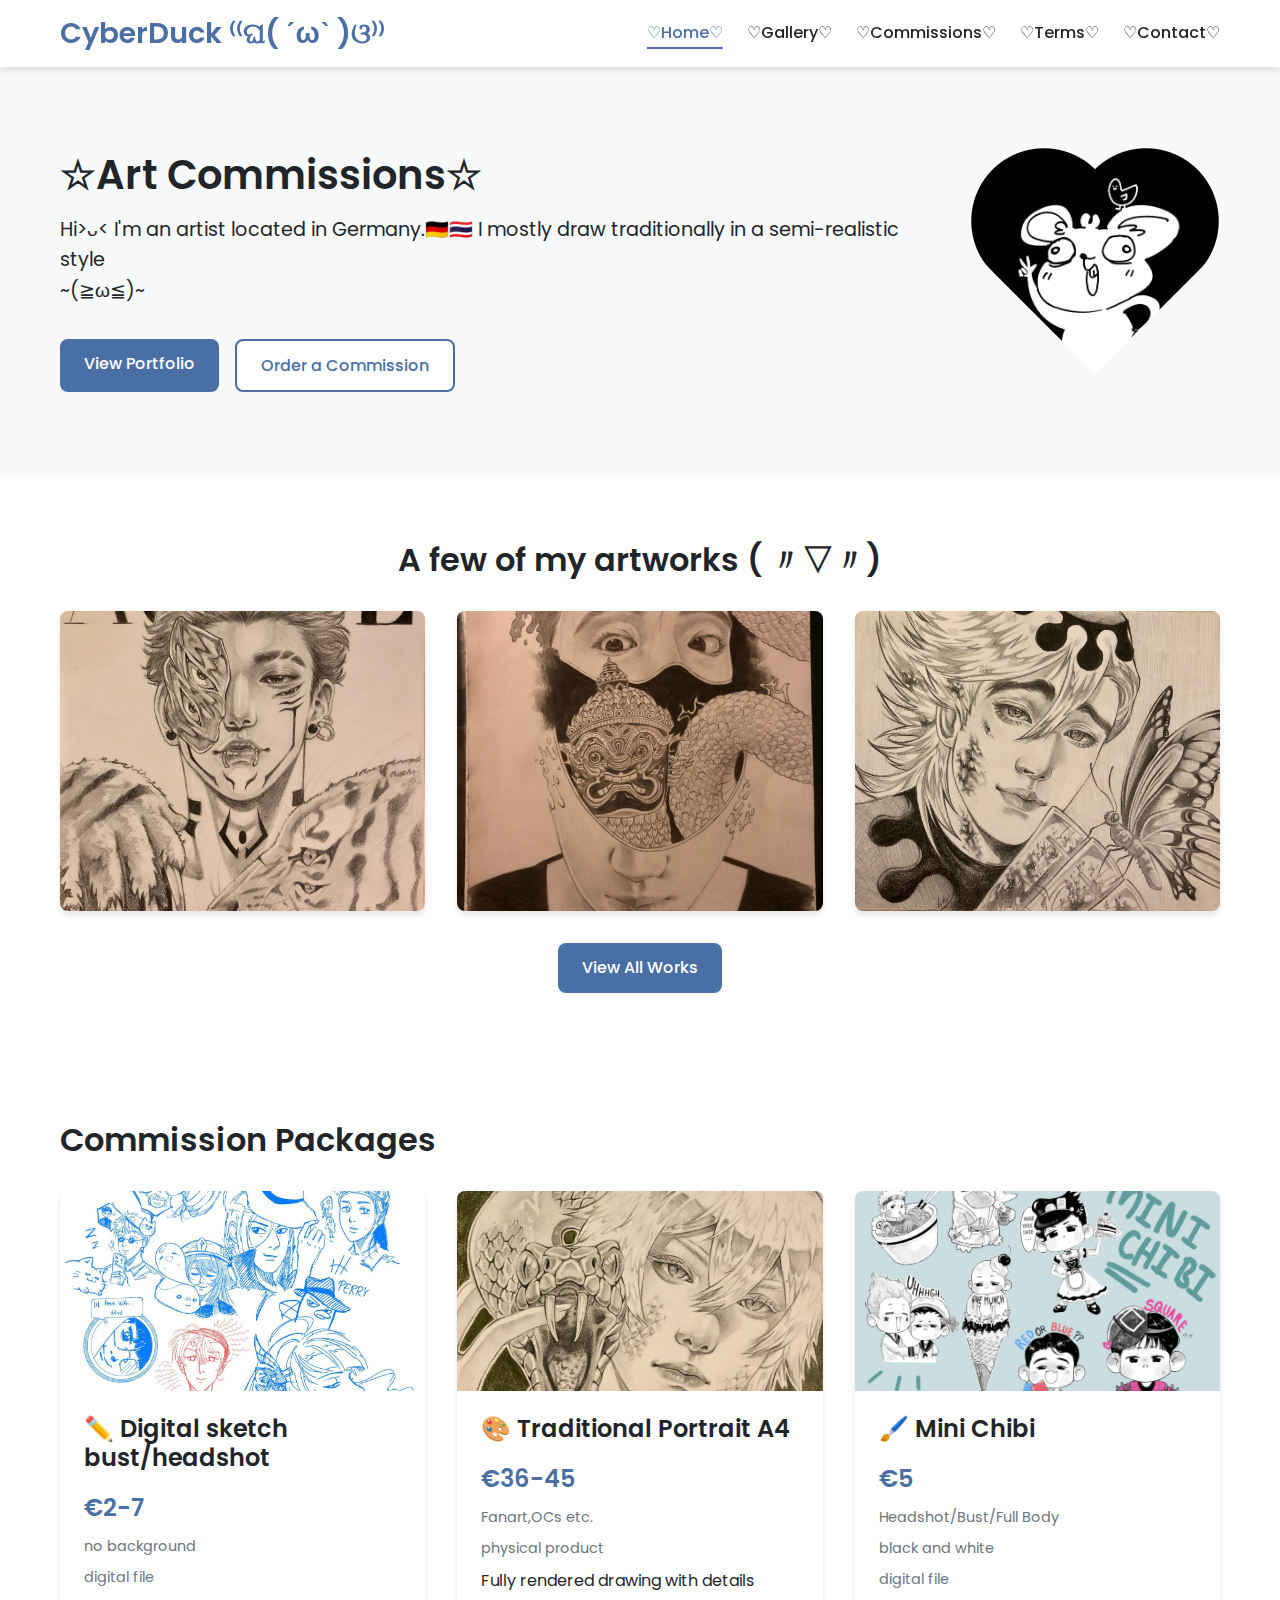
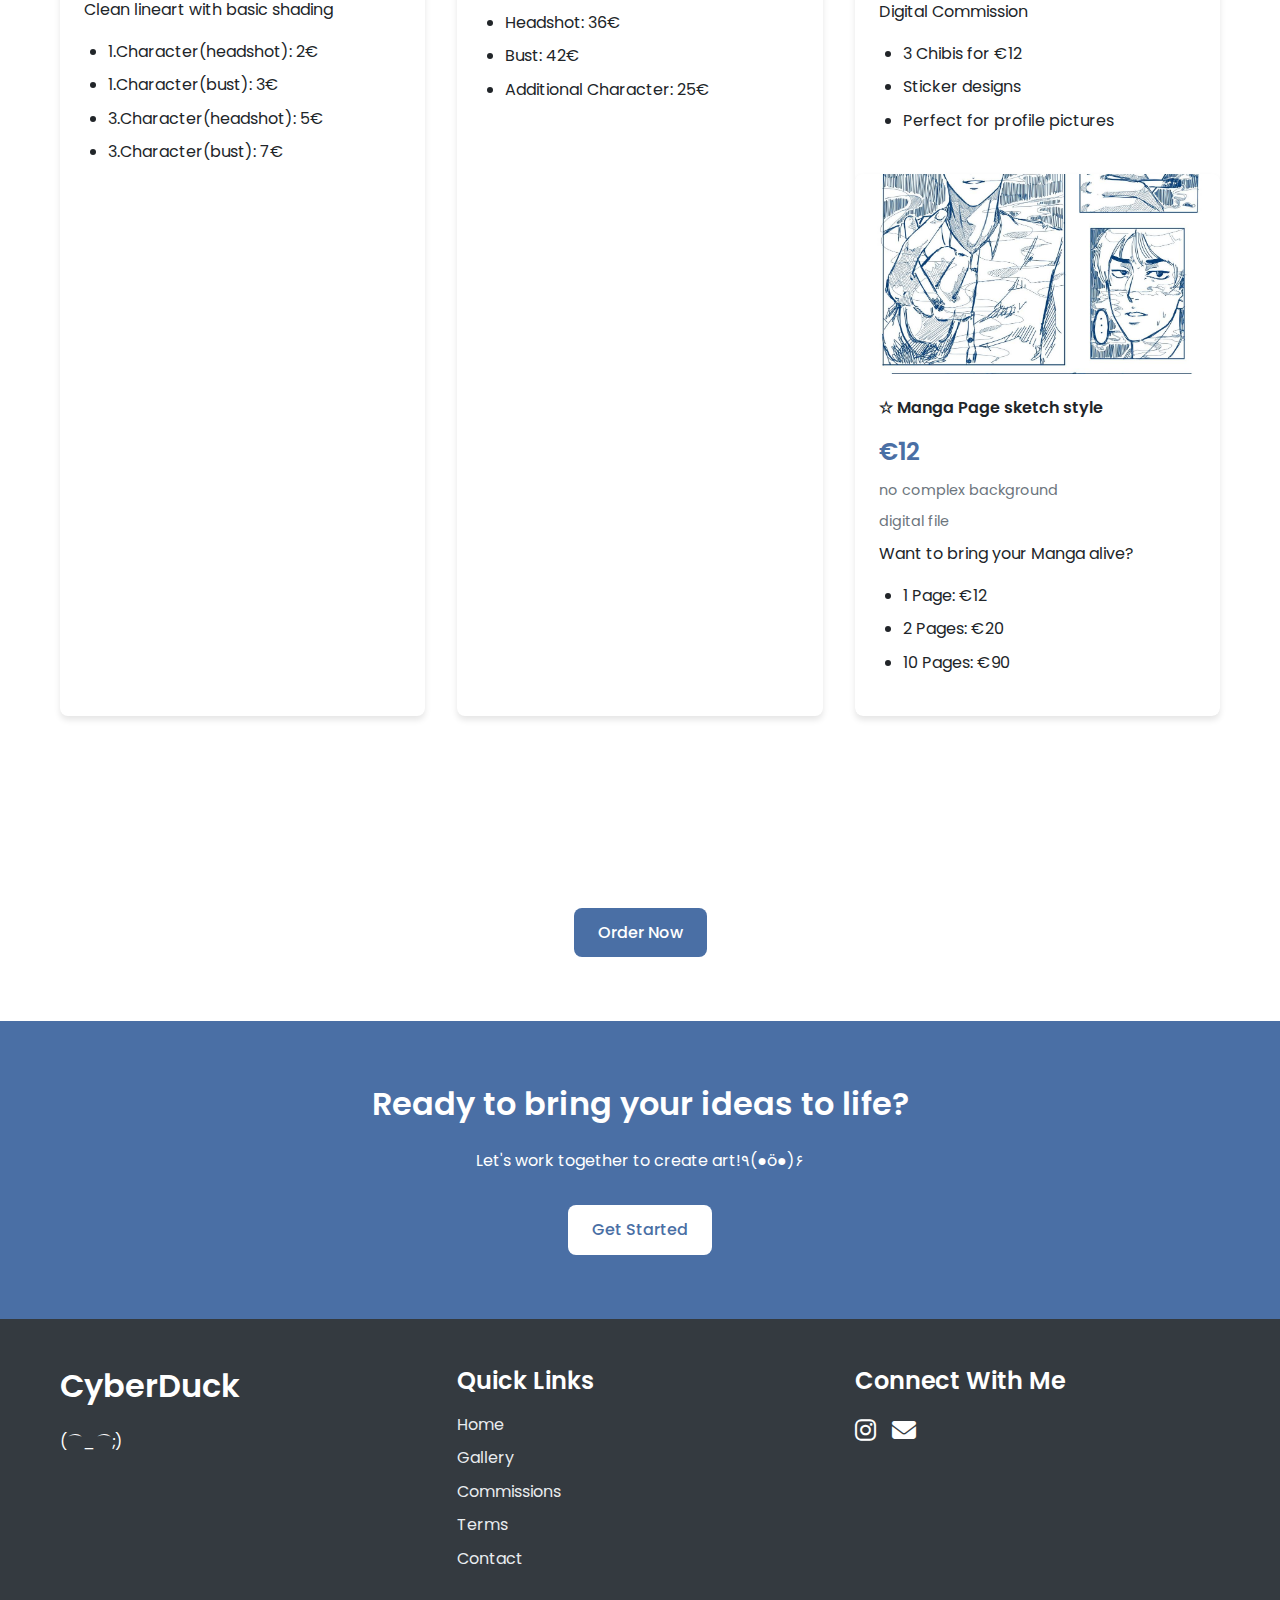
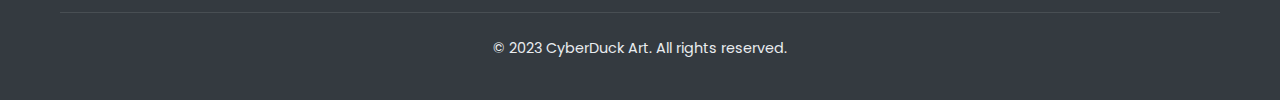
<file: index.html>
<!DOCTYPE html>
<html lang="en">
<head>
    <meta charset="UTF-8">
    <meta name="viewport" content="width=device-width, initial-scale=1.0">
    <title>CyberDuck Art Commissions</title>
    <link rel="stylesheet" href="styles.css">
    <link href="https://fonts.googleapis.com/css2?family=Poppins:wght@300;400;500;600;700&display=swap" rel="stylesheet">
    <link rel="stylesheet" href="https://cdnjs.cloudflare.com/ajax/libs/font-awesome/6.4.0/css/all.min.css">
    <!-- Google Analytics -->
    <script async src="https://www.googletagmanager.com/gtag/js?id=G-XXXXXXXXXX"></script>
    <script>
        window.dataLayer = window.dataLayer || [];
        function gtag(){dataLayer.push(arguments);}
        gtag('js', new Date());
        gtag('config', 'G-XXXXXXXXXX'); // Replace with your actual Google Analytics ID
    </script>
</head>
<body>
    <!-- Header -->
    <header>
        <div class="container">
            <div class="logo">
                <h1>CyberDuck ⁽⁽ଘ( ˊωˋ )ଓ⁾⁾</h1>
            </div>
            <nav>
                <ul class="nav-links">
                    <li><a href="index.html" class="active">♡Home♡</a></li>
                    <li><a href="gallery.html">♡Gallery♡</a></li>
                    <li><a href="commissions.html">♡Commissions♡</a></li>
                    <li><a href="terms.html">♡Terms♡</a></li>
                    <li><a href="contact.html">♡Contact♡</a></li>
                </ul>
                <div class="hamburger">
                    <span></span>
                    <span></span>
                    <span></span>
                </div>
            </nav>
        </div>
    </header>

    <!-- Hero Section -->
    <section class="hero">
        <div class="container">
            <div class="hero-content">
                <h2>☆Art Commissions☆</h2>
                <p class="bio">Hi>ᴗ< I'm an artist located in Germany.🇩🇪🇹🇭 I mostly draw traditionally in a semi-realistic style <br>~(≧ω≦)~<br /></p>

                <div class="cta-buttons">
                    <a href="gallery.html" class="btn primary">View Portfolio</a>
                    <a href="commissions.html" class="btn secondary">Order a Commission</a>
                </div>
            </div>



            <div class="heart">
                <img src="img/p8.jpg" alt="Here's some of my art!^^">
            </div>
        </div>
    </section>

    <!-- Featured Works Section -->
    <section class="featured-works">
        <div class="container">
            <h2>A few of my artworks ( 〃▽〃)</h2>
            <div class="gallery-grid">
                <div class="gallery-item" data-category="full-color">
                    <img src="img/p1.jpg" alt="Full Color Artwork">
                    <div class="gallery-overlay">
                        <h3>Traditional A4 Fanart</h3>
                        <p>Sukuna from JJK</p>
                    </div>
                </div>
                <div class="gallery-item" data-category="sketch">
                    <img src="img/p9.jpg" alt="Sketch Artwork">
                    <div class="gallery-overlay">
                        <h3>Traditional A4 drawing</h3>
                        <p>OC</p>
                    </div>
                </div>
                <div class="gallery-item" data-category="chibi">
                    <img src="img/p2.jpg" alt="Chibi Artwork">
                    <div class="gallery-overlay">
                        <h3>Traditional A4 Fanart</h3>
                        <p>Doma from Demon Slayer</p>
                    </div>
                </div>
            </div>
            <div class="center-btn">
                <a href="gallery.html" class="btn primary">View All Works</a>
            </div>
        </div>
    </section>

    <!-- Commission Preview Section -->
    <section>
        <div class="container">
            <h2>Commission Packages</h2>
            <div class="tiers-grid">
                <div class="tier-card">
                    <div class="tier-image">
                        <img src="img/p5.jpg" alt="Sketch Commission">
                    </div>
                    <div class="tier-details">
                        <h3>✏️ Digital sketch bust/headshot</h3>
                        <p class="price">€2-7</p>
                        <p class="availability">no background</p>
                        <p class="timeframe">digital file</p>
                        <p>Clean lineart with basic shading</p>
                        <ul class="tier-features">

                            <li>1.Character(headshot): 2€</li>

                            <li>1.Character(bust): 3€</li>

                            <li>3.Character(headshot): 5€</li>

                            <li>3.Character(bust): 7€</li>
                        </ul>
                    </div>
                </div>

                <div class="tier-card">
                    <div class="tier-image">
                        <img src="img/p7.jpg" alt="Full Color Commission">
                    </div>
                    <div class="tier-details">
                        <h3>🎨 Traditional Portrait A4</h3>
                        <p class="price">€36-45</p>
                        <p class="availability">Fanart,OCs etc.</p>
                        <p class="timeframe">physical product</p>
                        <p>Fully rendered drawing with details</p>
                        <ul class="tier-features">
                            <li>Headshot: 36€</li>
                            <li>Bust: 42€</li>
                            <li>Additional Character: 25€</li>
                        </ul>
                    </div>
                </div>

                <div class="tier-card">
                    <div class="tier-image">
                        <img src="img/p4.jpg" alt="Chibi Commission">
                    </div>
                    <div class="tier-details">
                        <h3>🖌️ Mini Chibi</h3>
                        <p class="price">€5</p>
                        <p class="availability">Headshot/Bust/Full Body</p>
                        <p class="timeframe">black and white</p>
                        <p class="timeframe">digital file</p>
                        <p>Digital Commission</p>
                        <ul class="tier-features">
                            <li>3 Chibis for €12</li>
                            <li>Sticker designs</li>
                            <li>Perfect for profile pictures</li>
                        </ul>
                    </div>


                    <div class="tier-card">
                        <div class="tier-image">
                            <img src="img/p6.jpg" alt="Chibi Commission">
                        </div>
                        <div class="tier-details">
                            <h4>☆ Manga Page sketch style</h4>
                            <p class="price">€12</p>
                            <p class="availability">no complex background</p>
                            <p class="timeframe">digital file</p>
                            <p>Want to bring your Manga alive?</p>
                            <ul class="tier-features">
                                <li>1 Page: €12</li>
                                <li>2 Pages: €20</li>
                                <li>10 Pages: €90</li>
                            </ul>
                        </div>
</div>
                    </div>
                </div>
        </div>
    </section>

    <section>
    <div class="center-btn">
        <a href="commissions.html" class="btn primary">Order Now</a>
    </div>
    </section>

    <!-- CTA Section -->
    <section class="cta-section">
        <div class="container">
            <h2>Ready to bring your ideas to life?</h2>
            <p>Let's work together to create art!٩(●ö●)۶ </p>
            <div class="center-btn">
                <a href="commissions.html" class="btn primary">Get Started</a>
            </div>
        </div>
    </section>

    <!-- Footer -->
    <footer>
        <div class="container">
            <div class="footer-content">
                <div class="footer-logo">
                    <h2>CyberDuck</h2>
                    <p>(⌒_⌒;)</p>
                </div>
                <div class="footer-links">
                    <h3>Quick Links</h3>
                    <ul>
                        <li><a href="index.html">Home</a></li>
                        <li><a href="gallery.html">Gallery</a></li>
                        <li><a href="commissions.html">Commissions</a></li>
                        <li><a href="terms.html">Terms</a></li>
                        <li><a href="contact.html">Contact</a></li>
                    </ul>
                </div>
                <div class="footer-social">
                    <h3>Connect With Me</h3>
                    <div class="social-icons">
                        <a href="https://instagram.com/cyber_duck51" target="_blank"><i class="fab fa-instagram"></i></a>
                       
                        <a href="mailto:cyberduck.art51@gmail.com"><i class="fas fa-envelope"></i></a>
                    </div>
                </div>
            </div>
            <div class="copyright">
                <p>&copy; 2023 CyberDuck Art. All rights reserved.</p>
            </div>
        </div>
    </footer>

    <script src="main.js"></script>
</body>
</html>
</file>
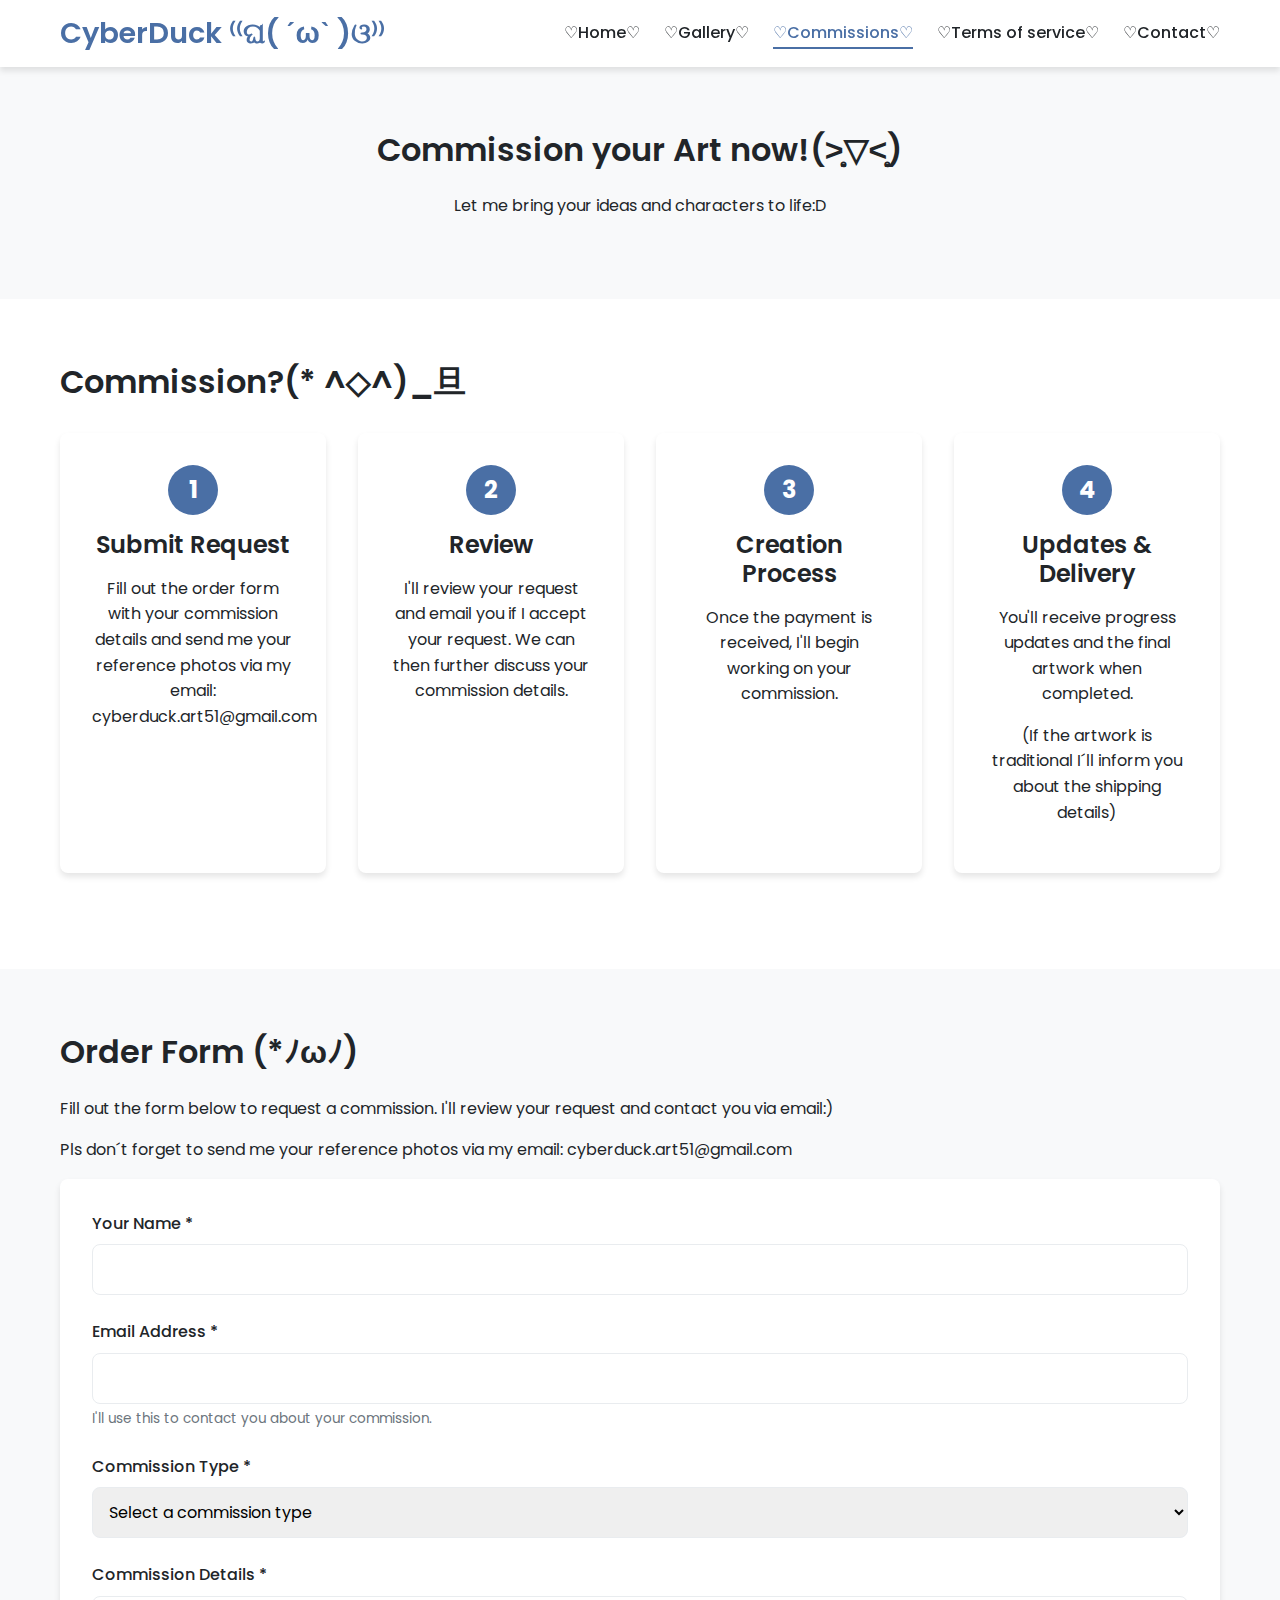
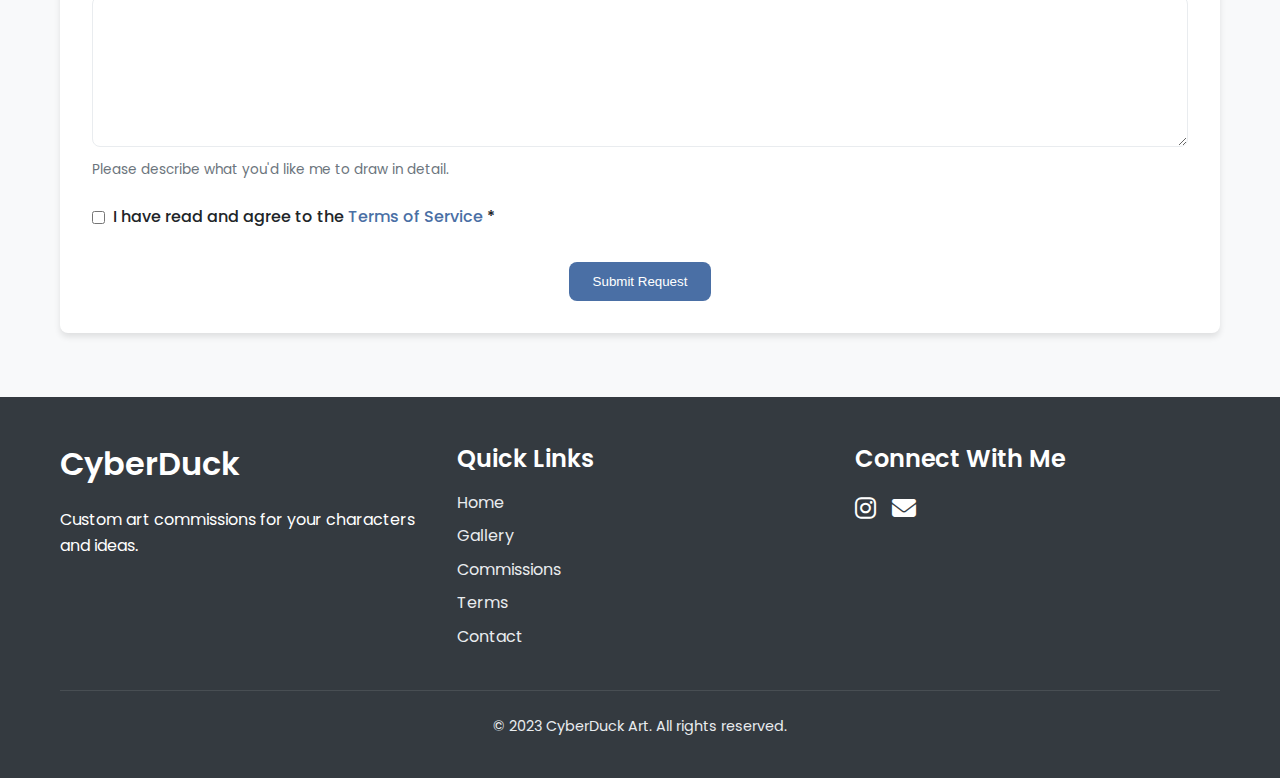
<file: commissions.html>
<!DOCTYPE html>
<html lang="en">
<head>
    <meta charset="UTF-8">
    <meta name="viewport" content="width=device-width, initial-scale=1.0">
    <title>Commissions | CyberDuck Art Commissions</title>
    <link rel="stylesheet" href="styles.css">
    <link href="https://fonts.googleapis.com/css2?family=Poppins:wght@300;400;500;600;700&display=swap" rel="stylesheet">
    <link rel="stylesheet" href="https://cdnjs.cloudflare.com/ajax/libs/font-awesome/6.4.0/css/all.min.css">
    <!-- Google Analytics -->
    <script async src="https://www.googletagmanager.com/gtag/js?id=G-XXXXXXXXXX"></script>
    <script>
        window.dataLayer = window.dataLayer || [];
        function gtag(){dataLayer.push(arguments);}
        gtag('js', new Date());
        gtag('config', 'G-XXXXXXXXXX'); // Replace with your actual Google Analytics ID
    </script>
</head>
<body>
    <!-- Header -->
    <header>
        <div class="container">
            <div class="logo">
                <h1>CyberDuck ⁽⁽ଘ( ˊωˋ )ଓ⁾⁾</h1>
            </div>
            <nav>
                <ul class="nav-links">
                    <li><a href="index.html">♡Home♡</a></li>
                    <li><a href="gallery.html">♡Gallery♡</a></li>
                    <li><a href="commissions.html" class="active">♡Commissions♡</a></li>
                    <li><a href="terms.html">♡Terms of service♡</a></li>
                    <li><a href="contact.html">♡Contact♡</a></li>
                </ul>
                <div class="hamburger">
                    <span></span>
                    <span></span>
                    <span></span>
                </div>
            </nav>
        </div>
    </header>

    <!-- Commission Header -->
    <section class="commission-header">
        <div class="container">
            <h2>Commission your Art now!(˃̣̣̥▽˂̣̣̥)</h2>
            <p>Let me bring your ideas and characters to life:D</p>
        </div>
    </section>

    <!-- Commission Process -->
    <section>
        <div class="container">
            <h2>Commission?(* ^◇^)_旦</h2>
            <div class="process-steps">
                <div class="step">
                    <div class="step-number">1</div>
                    <h3>Submit Request</h3>
                    <p>Fill out the order form with your commission details and send me your reference photos via my email: cyberduck.art51@gmail.com </p>
                </div>
                <div class="step">
                    <div class="step-number">2</div>
                    <h3>Review</h3>
                    <p>I'll review your request and email you if I accept your request. We can then further discuss your commission details.</p>
                </div>
                <div class="step">
                    <div class="step-number">3</div>
                    <h3>Creation Process</h3>
                    <p>Once the payment is received, I'll begin working on your commission.</p>
                </div>
                <div class="step">
                    <div class="step-number">4</div>
                    <h3>Updates & Delivery</h3>
                    <p>You'll receive progress updates and the final artwork when completed.</p>
                    <p>(If the artwork is traditional I´ll inform you about the shipping details)</p>
                </div>
            </div>
        </div>
    </section>


    <!-- Commission Form -->
    <section class="commission-form">
        <div class="container">
            <h2>Order Form (*ﾉωﾉ)</h2>
            <p>Fill out the form below to request a commission. I'll review your request and contact you via email:)</p>
            <p>Pls don´t forget to send me your reference photos via my email: cyberduck.art51@gmail.com </p>

            <form id="orderForm">
                <div class="form-group">
                    <label for="name">Your Name *</label>
                    <input type="text" id="name" name="name" required>
                </div>
                
                <div class="form-group">
                    <label for="email">Email Address *</label>
                    <input type="email" id="email" name="email" required>
                    <p class="form-hint">I'll use this to contact you about your commission.</p>
                </div>
                
                <div class="form-group">
                    <label for="commissionType">Commission Type *</label>
                    <select id="commissionType" name="commissionType" required>
                        <option value="">Select a commission type</option>
                        <option value="sketch">Manga page style(€12)</option>
                        <option value="sketch">Digital sketch bust/headshot (€2-7)</option>
                        <option value="full-color">Full Color (€36-45)</option>
                        <option value="chibi">Chibi Style (€5)</option>
                    </select>
                </div>
                
                <div class="form-group">
                    <label for="description">Commission Details *</label>
                    <textarea id="description" name="description" rows="5" required></textarea>
                    <p class="form-hint">Please describe what you'd like me to draw in detail.</p>
                </div>
                
                <div class="form-group checkbox-group">
                    <input type="checkbox" id="termsAgree" name="termsAgree" required>
                    <label for="termsAgree">I have read and agree to the <a href="terms.html" target="_blank">Terms of Service</a> *</label>
                </div>
                
                <div class="center-btn">
                    <button type="submit" class="btn primary">Submit Request</button>
                </div>
            </form>
            
            <!-- Success Message (Hidden by default) -->
            <div id="successMessage" style="display: none;" class="terms-card">
                <h3>Thank you for your request!ꈍ . ꈍ</h3>
                <p>I'll review your order and email you asap U・ﻌ・U</p>
            </div>
        </div>
    </section>

    <!-- Footer -->
    <footer>
        <div class="container">
            <div class="footer-content">
                <div class="footer-logo">
                    <h2>CyberDuck</h2>
                    <p>Custom art commissions for your characters and ideas.</p>
                </div>
                <div class="footer-links">
                    <h3>Quick Links</h3>
                    <ul>
                        <li><a href="index.html">Home</a></li>
                        <li><a href="gallery.html">Gallery</a></li>
                        <li><a href="commissions.html">Commissions</a></li>
                        <li><a href="terms.html">Terms</a></li>
                        <li><a href="contact.html">Contact</a></li>
                    </ul>
                </div>
                <div class="footer-social">
                    <h3>Connect With Me</h3>
                    <div class="social-icons">
                        <a href="https://instagram.com/cyber_duck51" target="_blank"><i class="fab fa-instagram"></i></a>
                        
                        <a href="mailto:cyberduck.art51@gmail.com"><i class="fas fa-envelope"></i></a>
                    </div>
                </div>
            </div>
            <div class="copyright">
                <p>&copy; 2023 CyberDuck Art. All rights reserved.</p>
            </div>
        </div>
    </footer>

    <script src="main.js"></script>
</body>
</html>
</file>
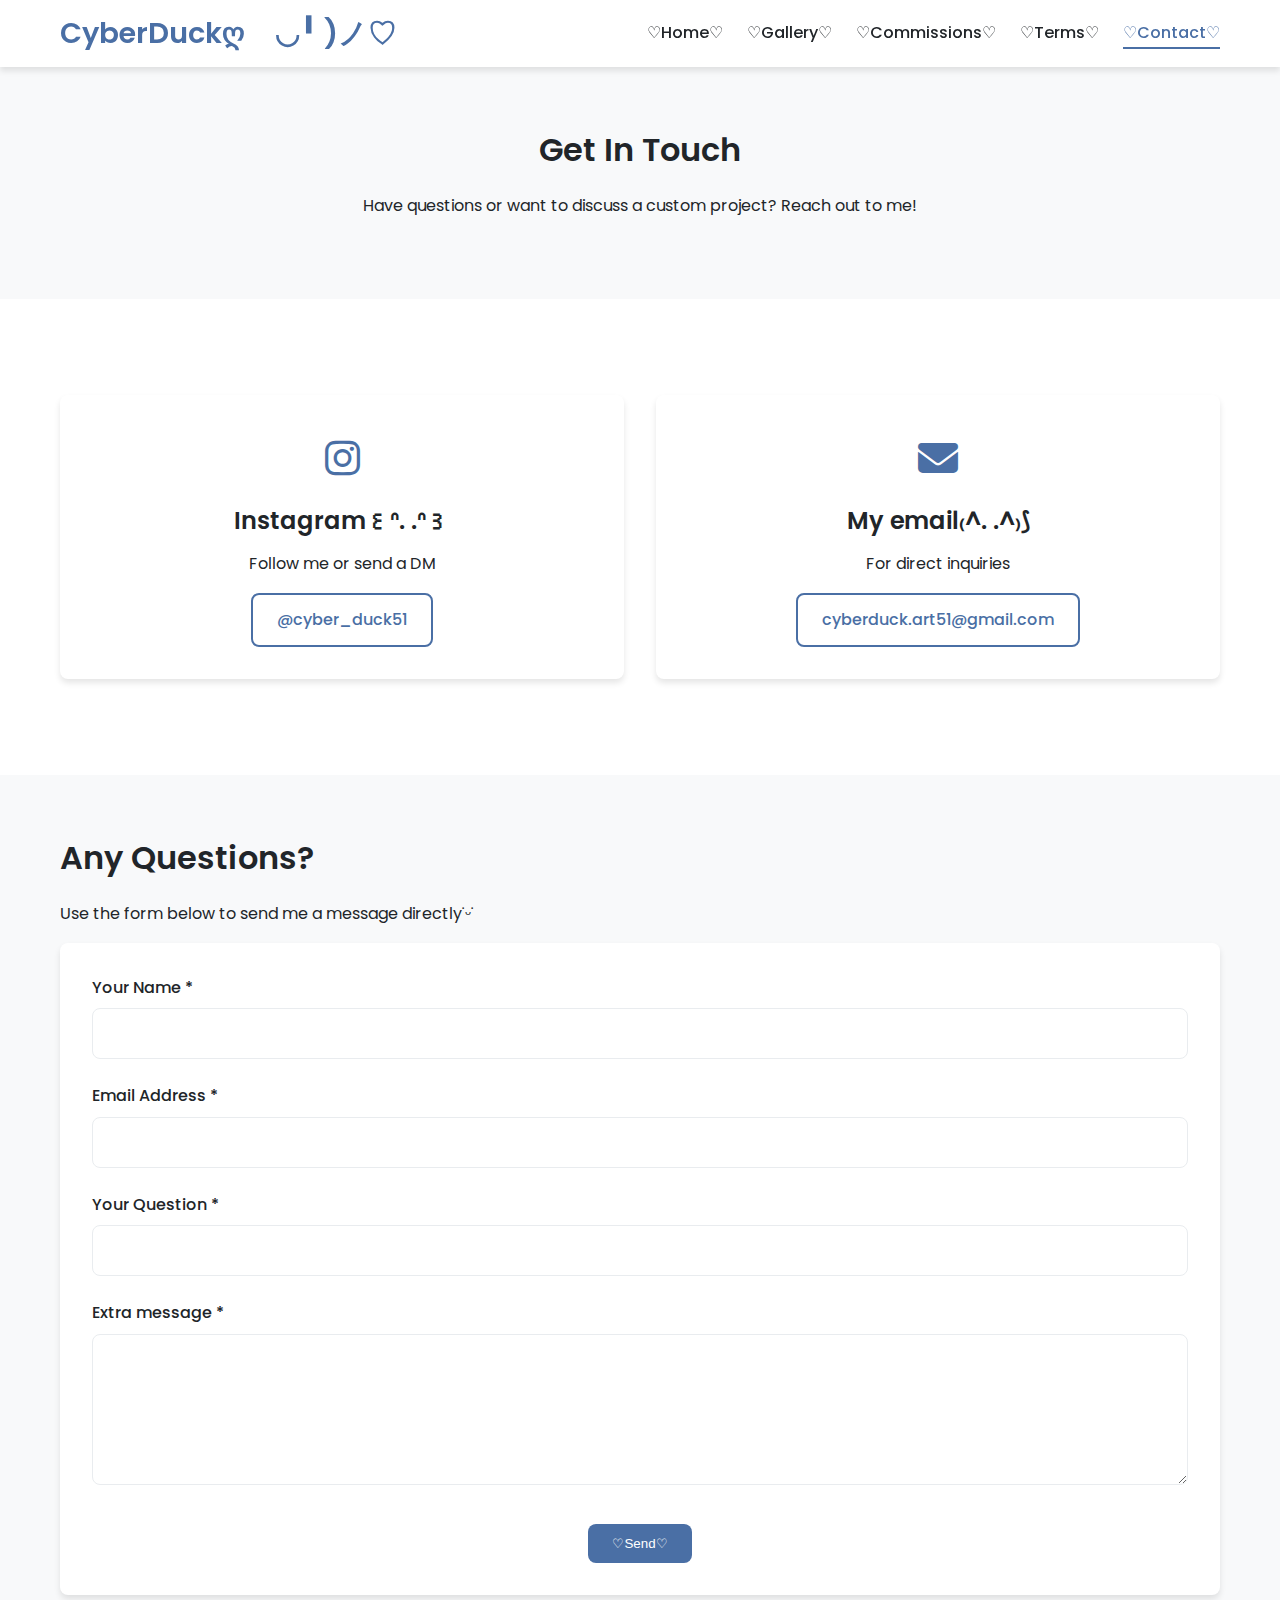
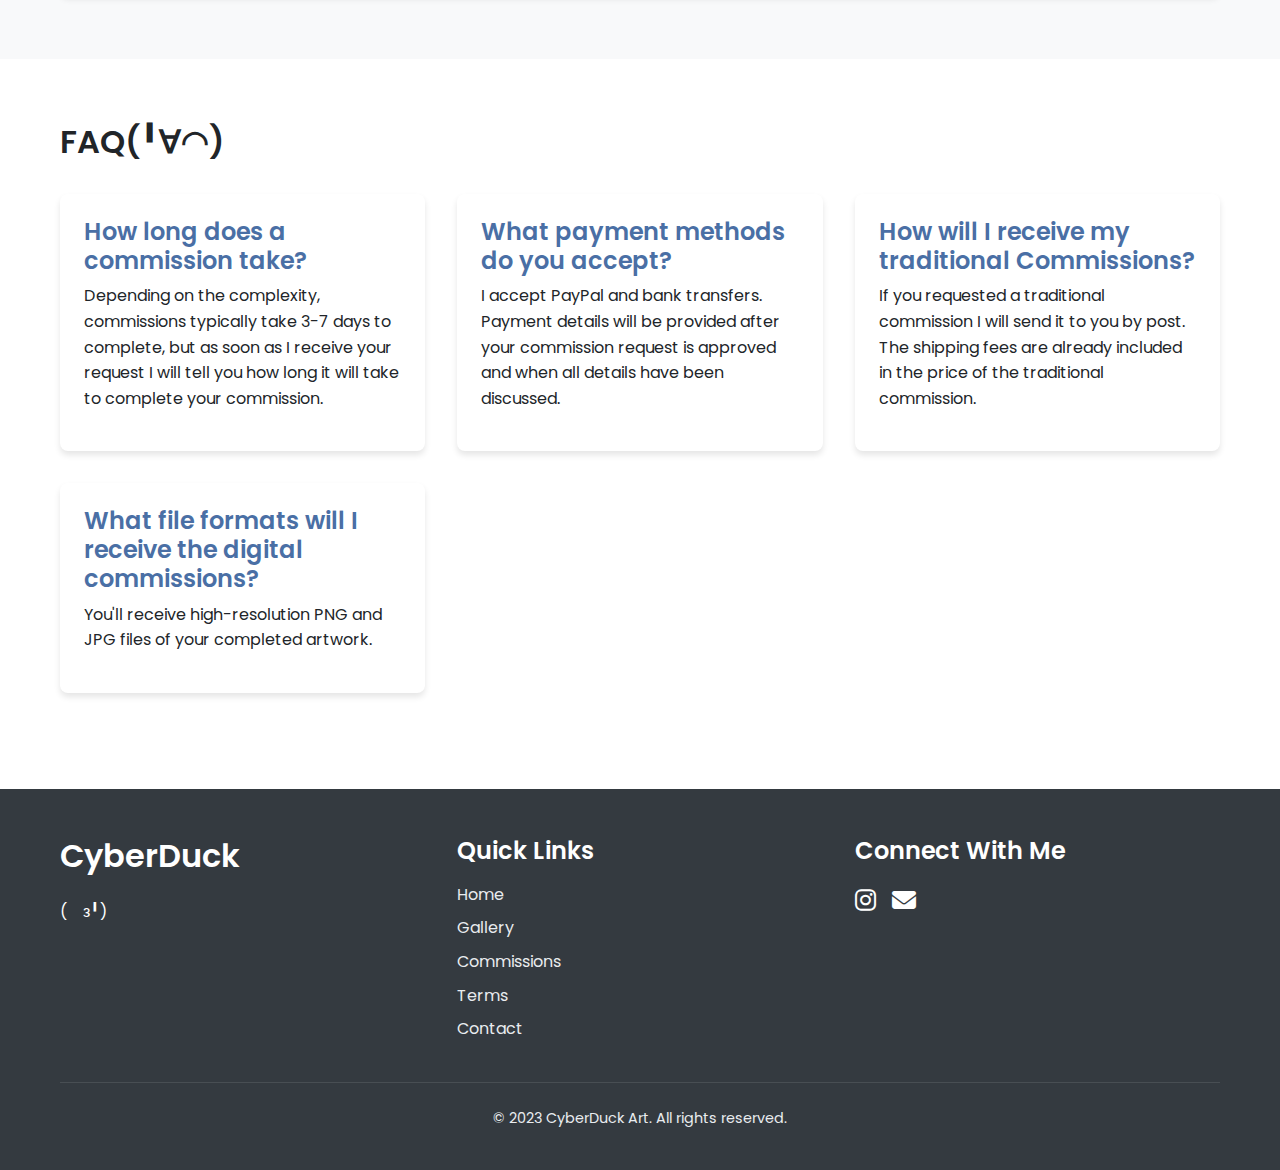
<file: contact.html>
<!DOCTYPE html>
<html lang="en">
<head>
    <meta charset="UTF-8">
    <meta name="viewport" content="width=device-width, initial-scale=1.0">
    <title>Contact | CyberDuck Art Commissions</title>
    <link rel="stylesheet" href="styles.css">
    <link href="https://fonts.googleapis.com/css2?family=Poppins:wght@300;400;500;600;700&display=swap" rel="stylesheet">
    <link rel="stylesheet" href="https://cdnjs.cloudflare.com/ajax/libs/font-awesome/6.4.0/css/all.min.css">
    <!-- Google Analytics -->
    <script async src="https://www.googletagmanager.com/gtag/js?id=G-XXXXXXXXXX"></script>
    <script>
        window.dataLayer = window.dataLayer || [];
        function gtag(){dataLayer.push(arguments);}
        gtag('js', new Date());
        gtag('config', 'G-XXXXXXXXXX'); // Replace with your actual Google Analytics ID
    </script>
</head>
<body>
    <!-- Header -->
    <header>
        <div class="container">
            <div class="logo">
                <h1>CyberDuckღゝ◡╹ )ノ♡</h1>
            </div>
            <nav>
                <ul class="nav-links">
                    <li><a href="index.html">♡Home♡</a></li>
                    <li><a href="gallery.html">♡Gallery♡</a></li>
                    <li><a href="commissions.html">♡Commissions♡</a></li>
                    <li><a href="terms.html">♡Terms♡</a></li>
                    <li><a href="contact.html" class="active">♡Contact♡</a></li>
                </ul>
                <div class="hamburger">
                    <span></span>
                    <span></span>
                    <span></span>
                </div>
            </nav>
        </div>
    </header>

    <!-- Contact Header -->
    <section class="contact-header">
        <div class="container">
            <h2>Get In Touch</h2>
            <p>Have questions or want to discuss a custom project? Reach out to me!</p>
        </div>
    </section>

    <!-- Contact Methods -->
    <section>
        <div class="container">
            <div class="contact-grid">
                <div class="contact-card">
                    <div class="contact-icon">
                        <i class="fab fa-instagram"></i>
                    </div>
                    <h3>Instagram꒰ᐢ. .ᐢ꒱</h3>
                    <p>Follow me or send a DM</p>
                    <a href="https://instagram.com/cyber_duck51" target="_blank" class="btn secondary">@cyber_duck51</a>
                </div>
                
                <div class="contact-card">
                    <div class="contact-icon">
                        <i class="fas fa-envelope"></i>
                    </div>
                    <h3>My email₍^. .^₎⟆</h3>
                    <p>For direct inquiries</p>
                    <a href="mailto:cyberduck.art51@gmail.com" class="btn secondary">cyberduck.art51@gmail.com</a>
                </div>
            </div>
        </div>
    </section>

    <!-- Contact Form -->
    <section class="commission-form">
        <div class="container">
            <h2>Any Questions?</h2>
            <p>Use the form below to send me a message directly˙ᵕ˙</p>
            
            <form id="contactForm">
                <div class="form-group">
                    <label for="contactName">Your Name *</label>
                    <input type="text" id="contactName" name="contactName" required>
                </div>
                
                <div class="form-group">
                    <label for="contactEmail">Email Address *</label>
                    <input type="email" id="contactEmail" name="contactEmail" required>
                </div>
                
                <div class="form-group">
                    <label for="contactSubject">Your Question *</label>
                    <input type="text" id="contactSubject" name="contactSubject" required>
                </div>
                
                <div class="form-group">
                    <label for="contactMessage">Extra message *</label>
                    <textarea id="contactMessage" name="contactMessage" rows="5" required></textarea>
                </div>
                
                <div class="center-btn">
                    <button type="submit" class="btn primary">♡Send♡</button>
                </div>
            </form>
            
            <!-- Success Message (Hidden by default) -->
            <div id="contactSuccessMessage" style="display: none;" class="terms-card">
                <h3>Thank you for your message!</h3>
                <p>I'll get back to you as soon as possible₍ᐢ. .ᐢ₎</p>
            </div>
        </div>
    </section>

    <!-- FAQ Section -->
    <section>
        <div class="container">
            <h2>FAQ(╹∀◠)</h2>
            <div class="faq-grid">
                <div class="faq-item">
                    <h3>How long does a commission take?</h3>
                    <p>Depending on the complexity, commissions typically take 3-7 days to complete, but as soon as I receive your request I will tell you how long it will take to complete your commission.</p>
                </div>
                
                <div class="faq-item">
                    <h3>What payment methods do you accept?</h3>
                    <p>I accept PayPal and bank transfers. Payment details will be provided after your commission request is approved and when all details have been discussed.</p>
                </div>
                
                <div class="faq-item">
                    <h3>How will I receive my traditional Commissions?</h3>
                    <p>If you requested a traditional commission I will send it to you by post. The shipping fees are already included in the price of the traditional commission.</p>
                </div>
                
                <div class="faq-item">
                    <h3>What file formats will I receive the digital commissions?</h3>
                    <p>You'll receive high-resolution PNG and JPG files of your completed artwork.</p>
                </div>
            </div>
        </div>
    </section>

    <!-- Footer -->
    <footer>
        <div class="container">
            <div class="footer-content">
                <div class="footer-logo">
                    <h2>CyberDuck</h2>
                    <p>(ゝз╹)</p>
                </div>
                <div class="footer-links">
                    <h3>Quick Links</h3>
                    <ul>
                        <li><a href="index.html">Home</a></li>
                        <li><a href="gallery.html">Gallery</a></li>
                        <li><a href="commissions.html">Commissions</a></li>
                        <li><a href="terms.html">Terms</a></li>
                        <li><a href="contact.html">Contact</a></li>
                    </ul>
                </div>
                <div class="footer-social">
                    <h3>Connect With Me</h3>
                    <div class="social-icons">
                        <a href="https://instagram.com/cyber_duck51" target="_blank"><i class="fab fa-instagram"></i></a>
                       
                        <a href="mailto:cyberduck.art51@gmail.com"><i class="fas fa-envelope"></i></a>
                    </div>
                </div>
            </div>
            <div class="copyright">
                <p>&copy; 2023 CyberDuck Art. All rights reserved.</p>
            </div>
        </div>
    </footer>

    <script src="main.js"></script>
</body>
</html>
</file>
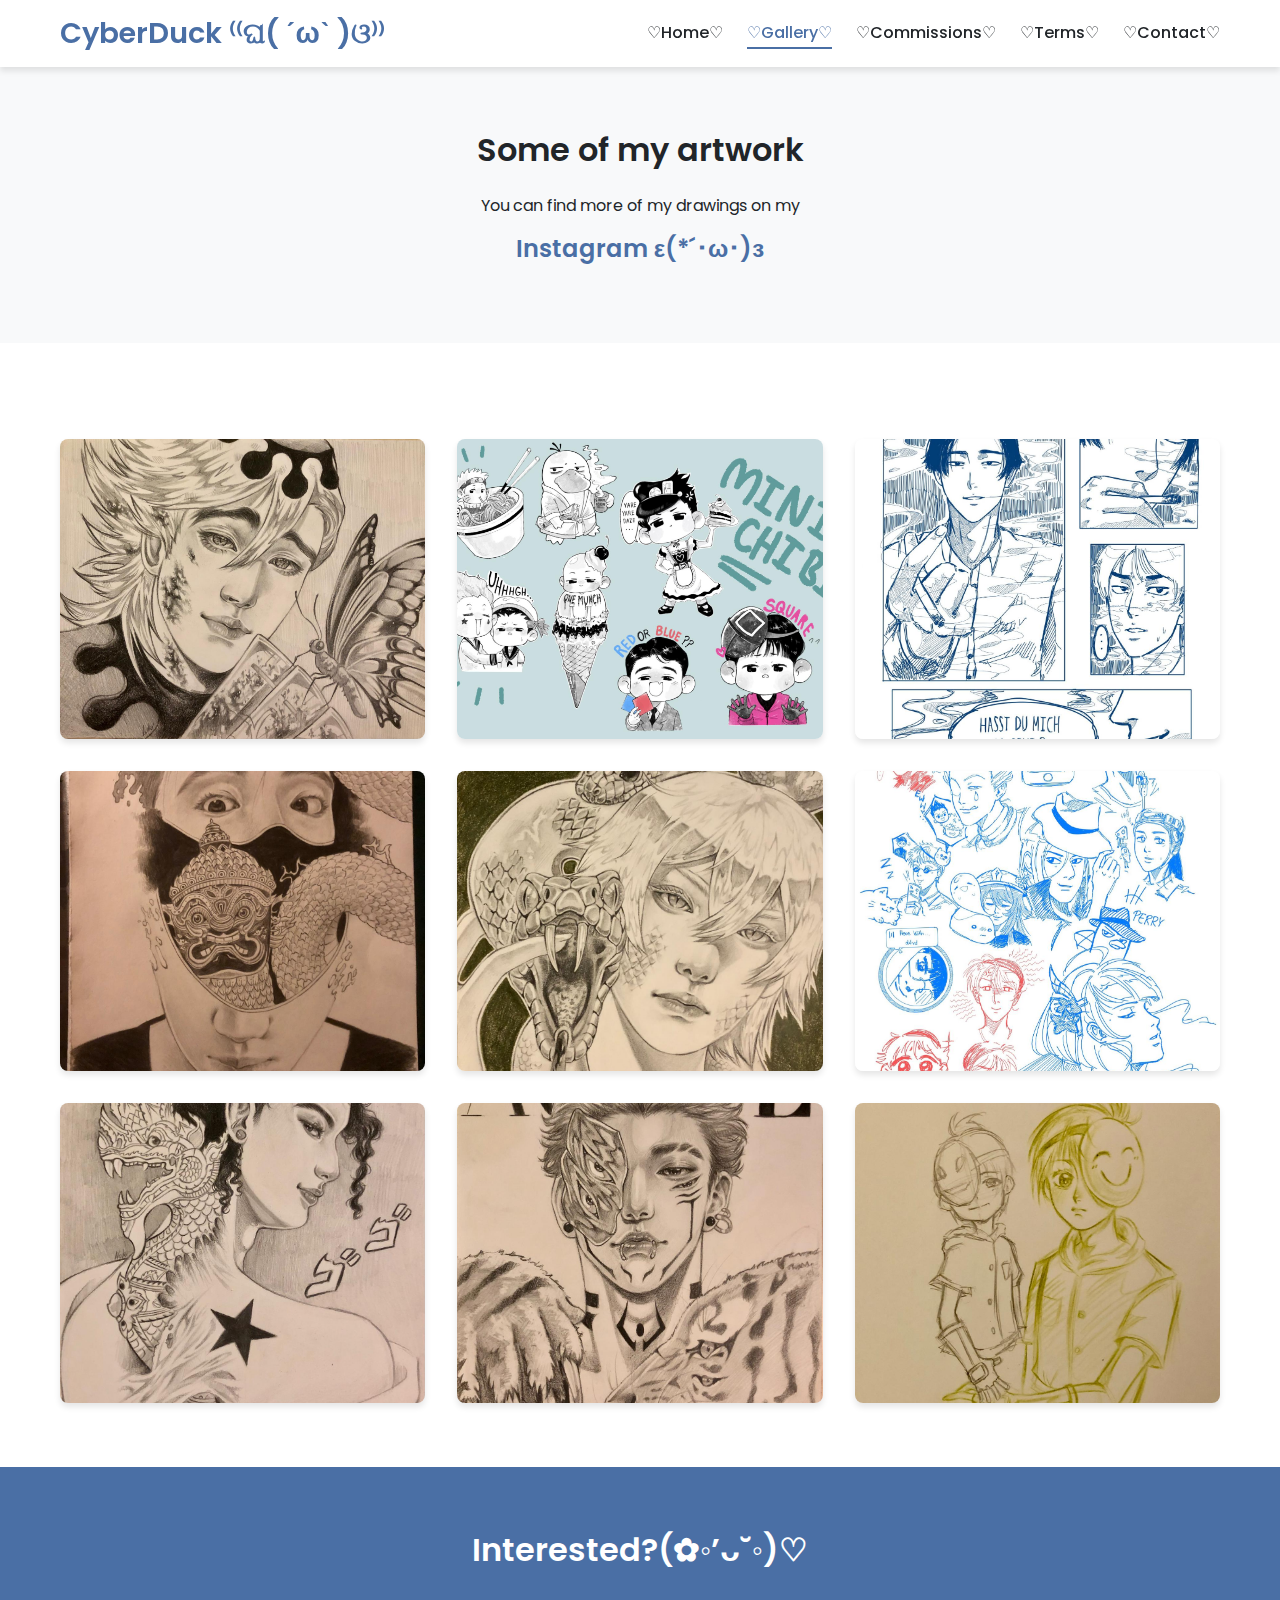
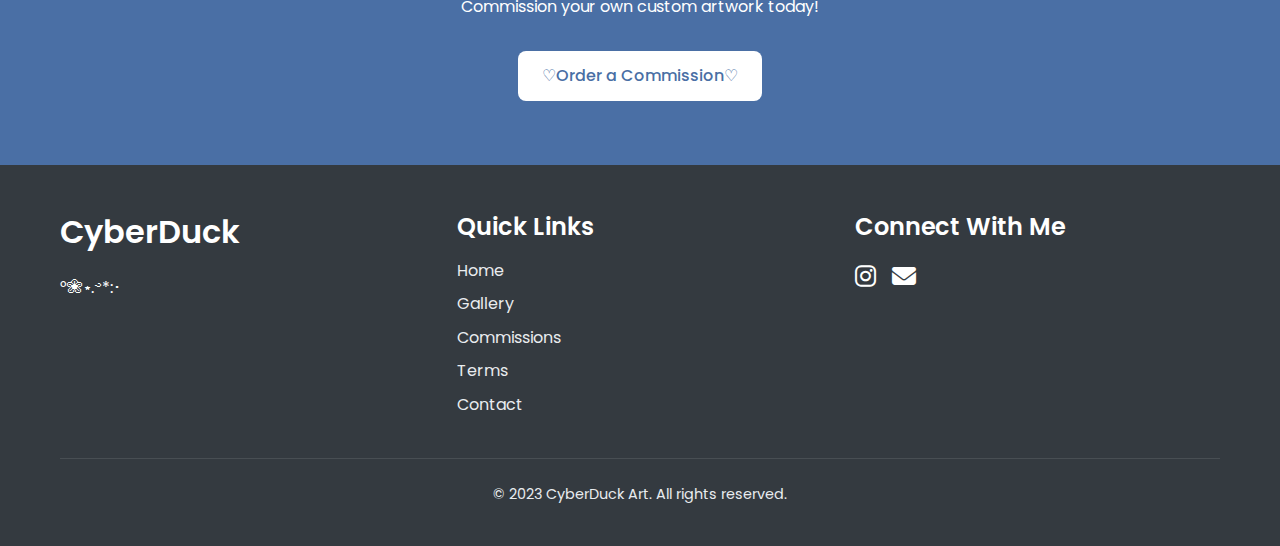
<file: gallery.html>
<!DOCTYPE html>
<html lang="en">
<head>
    <meta charset="UTF-8">
    <meta name="viewport" content="width=device-width, initial-scale=1.0">
    <title>Gallery | CyberDuck Art Commissions</title>
    <link rel="stylesheet" href="styles.css">
    <link href="https://fonts.googleapis.com/css2?family=Poppins:wght@300;400;500;600;700&display=swap" rel="stylesheet">
    <link rel="stylesheet" href="https://cdnjs.cloudflare.com/ajax/libs/font-awesome/6.4.0/css/all.min.css">
    <!-- Google Analytics -->
    <script async src="https://www.googletagmanager.com/gtag/js?id=G-XXXXXXXXXX"></script>
    <script>
        window.dataLayer = window.dataLayer || [];
        function gtag(){dataLayer.push(arguments);}
        gtag('js', new Date());
        gtag('config', 'G-XXXXXXXXXX'); // Replace with your actual Google Analytics ID
    </script>
</head>
<body>
    <!-- Header -->
    <header>
        <div class="container">
            <div class="logo">
                <h1>CyberDuck ⁽⁽ଘ( ˊωˋ )ଓ⁾⁾</h1>
            </div>
            <nav>
                <ul class="nav-links">
                    <li><a href="index.html">♡Home♡</a></li>
                    <li><a href="gallery.html" class="active">♡Gallery♡</a></li>
                    <li><a href="commissions.html">♡Commissions♡</a></li>
                    <li><a href="terms.html">♡Terms♡</a></li>
                    <li><a href="contact.html">♡Contact♡</a></li>
                </ul>
                <div class="hamburger">
                    <span></span>
                    <span></span>
                    <span></span>
                </div>
            </nav>
        </div>
    </header>

    <!-- Portfolio Header -->
    <section class="portfolio-header">
        <div class="container">
            <h2>Some of my artwork</h2>
            <p>You can find more of my drawings on my</p>

            <h3><a href="https://instagram.com/cyber_duck51">Instagram ε(*´･ω･)з</a></h3>
</div>
</section>

    <!-- Portfolio Filters -->


    <!-- Gallery Grid -->
    <section class="gallery">
        <div class="container">
            <div class="gallery-grid">
                <!-- Fan Art -->
                <div class="gallery-item" data-category="fan-art full-color">
                    <img src="img/p2.jpg" alt="Fan Art Illustration">
                    <div class="gallery-overlay">

                    </div>
                </div>
                <div class="gallery-item" data-category="fan-art sketch">
                    <img src="img/p4.jpg" alt="Fan Art Sketch">
                    <div class="gallery-overlay">
                    </div>
                </div>
                
                <!-- Original Characters -->
                <div class="gallery-item" data-category="original full-color">
                    <img src="img/p6.jpg" alt="Original Character">
                    <div class="gallery-overlay">
                    </div>
                </div>
                <div class="gallery-item" data-category="original sketch">
                    <img src="img/p9.jpg" alt="Original Character Sketch">
                    <div class="gallery-overlay">
                    </div>
                </div>
                
                <!-- Sketches -->
                <div class="gallery-item" data-category="sketch">
                    <img src="img/p7.jpg" alt="Detailed Sketch">
                    <div class="gallery-overlay">
                    </div>
                </div>
                <div class="gallery-item" data-category="sketch">
                    <img src="img/p5.jpg" alt="Quick Sketch">
                    <div class="gallery-overlay">
                    </div>
                </div>
                
                <!-- Full Color -->
                <div class="gallery-item" data-category="full-color">
                    <img src="img/p3.jpg" alt="Full Color Portrait">
                    <div class="gallery-overlay">
                    </div>
                </div>
                <div class="gallery-item" data-category="full-color">
                    <img src="img/p1.jpg" alt="Full Color Scene">
                    <div class="gallery-overlay">
                    </div>
                </div>
                
                <!-- Chibi Style -->
                <div class="gallery-item" data-category="chibi">
                    <img src="img/p10.jpg" alt="Chibi Character">
                    <div class="gallery-overlay">
                    </div>
                </div>
               
            </div>
        </div>
    </section>

    <!-- CTA Section -->
    <section class="cta-section">
        <div class="container">
            <h2>Interested?(✿◦’ᴗ˘◦)♡</h2>
            <p>Commission your own custom artwork today!</p>
            <div class="center-btn">
                <a href="commissions.html" class="btn primary">♡Order a Commission♡</a>
            </div>
        </div>
    </section>

    <!-- Footer -->
    <footer>
        <div class="container">
            <div class="footer-content">
                <div class="footer-logo">
                    <h2>CyberDuck</h2>
                    <p>°❀⋆.࿔*:･</p>
                </div>
                <div class="footer-links">
                    <h3>Quick Links</h3>
                    <ul>
                        <li><a href="index.html">Home</a></li>
                        <li><a href="gallery.html">Gallery</a></li>
                        <li><a href="commissions.html">Commissions</a></li>
                        <li><a href="terms.html">Terms</a></li>
                        <li><a href="contact.html">Contact</a></li>
                    </ul>
                </div>
                <div class="footer-social">
                    <h3>Connect With Me</h3>
                    <div class="social-icons">
                        <a href="https://instagram.com/cyber_duck51" target="_blank"><i class="fab fa-instagram"></i></a>
                        
                        <a href="mailto:cyberduck.art51@gmail.com"><i class="fas fa-envelope"></i></a>
                    </div>
                </div>
            </div>
            <div class="copyright">
                <p>&copy; 2023 CyberDuck Art. All rights reserved.</p>
            </div>
        </div>
    </footer>

    <script src="main.js"></script>
</body>
</html>
</file>
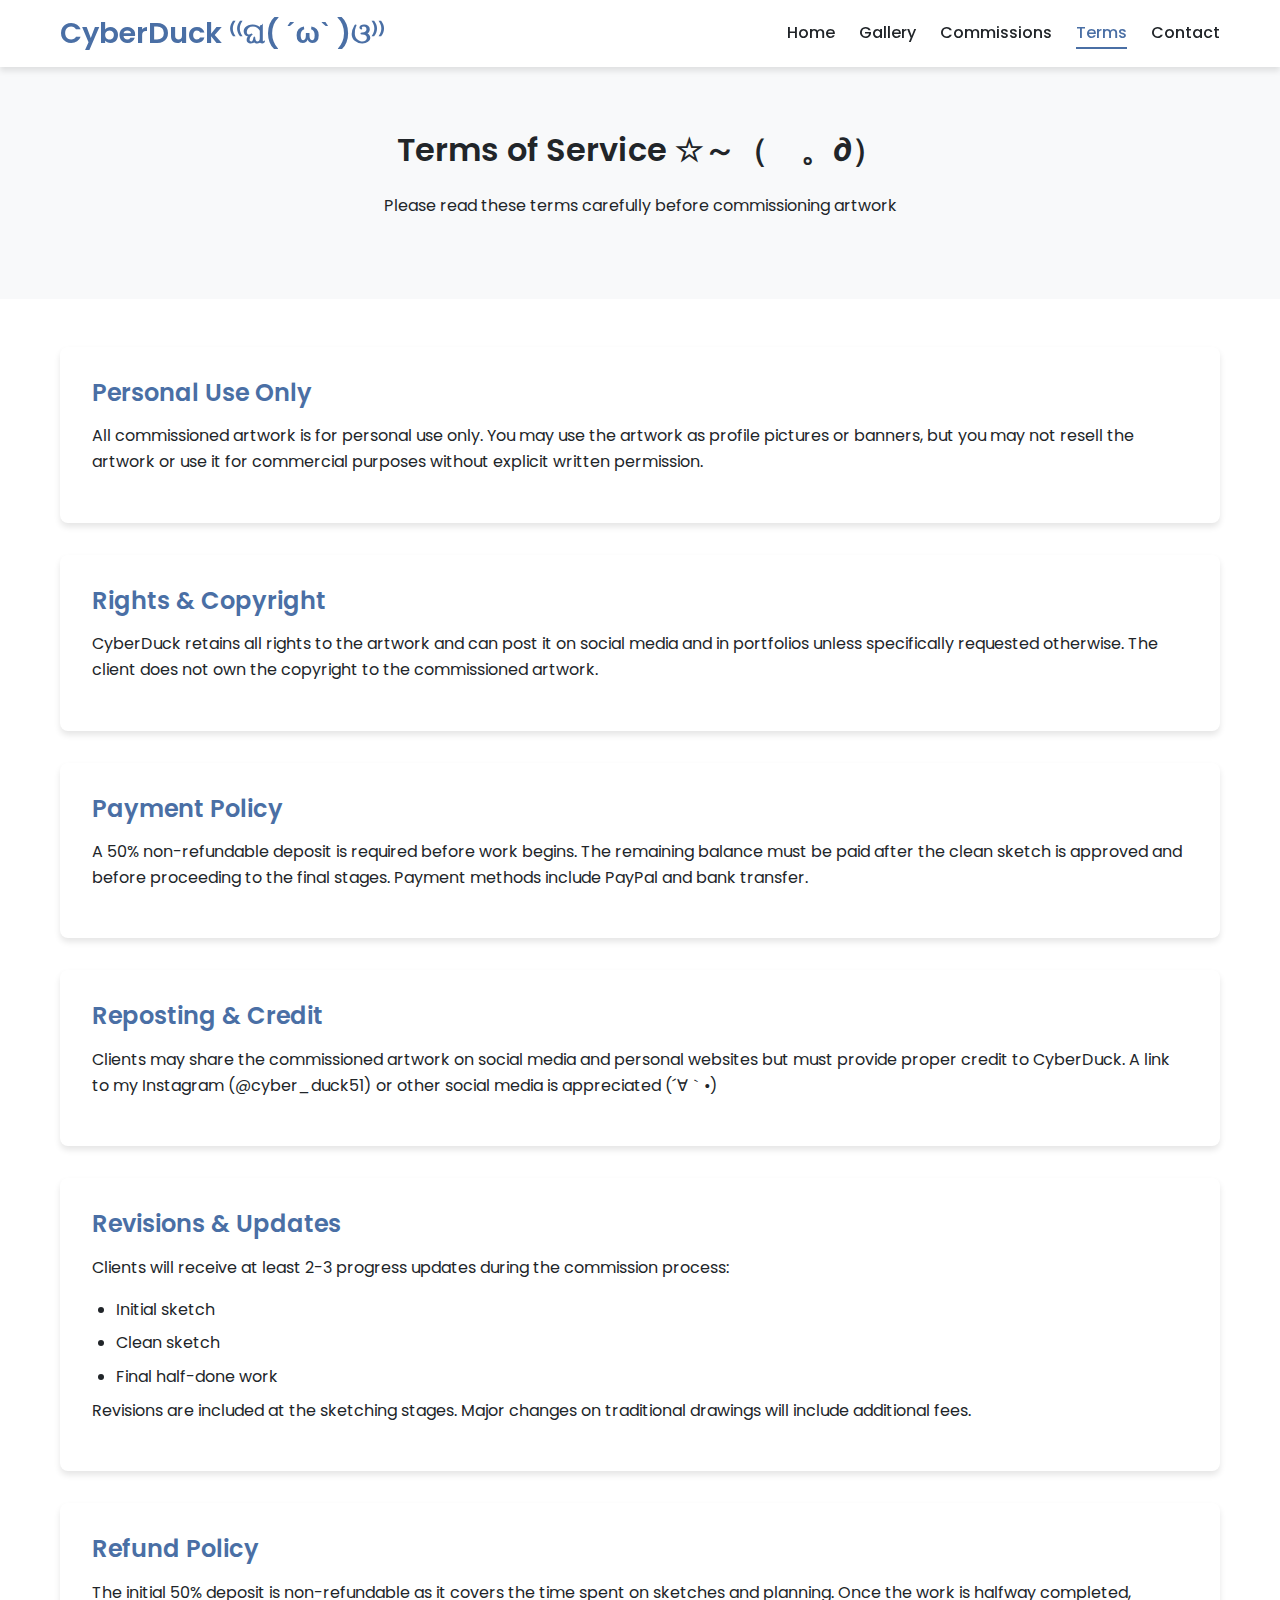
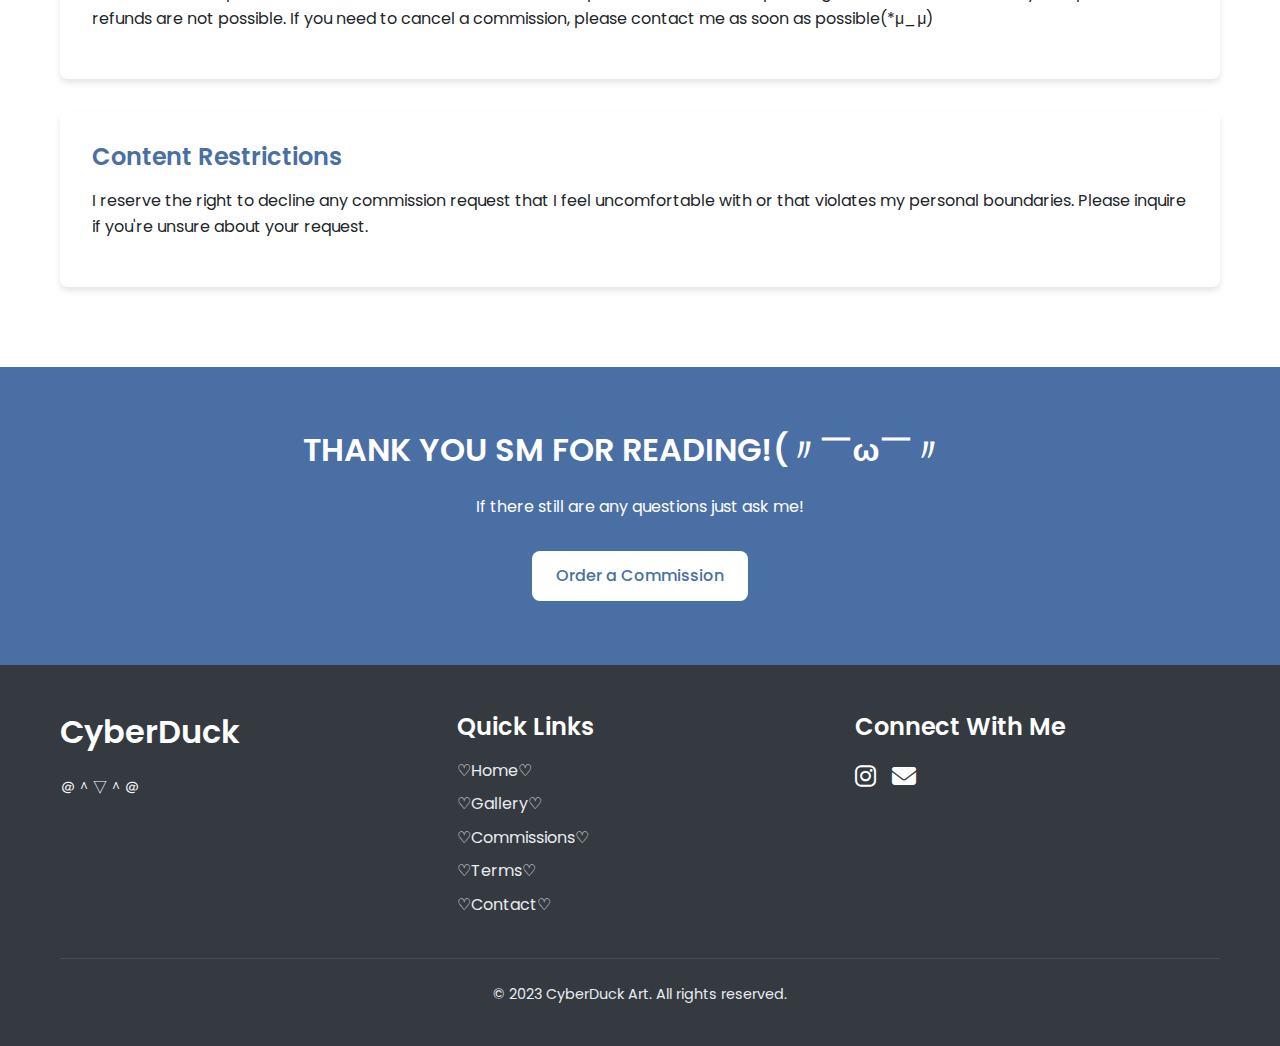
<file: terms.html>
<!DOCTYPE html>
<html lang="en">
<head>
    <meta charset="UTF-8">
    <meta name="viewport" content="width=device-width, initial-scale=1.0">
    <title>Terms of Service | CyberDuck Art Commissions</title>
    <link rel="stylesheet" href="styles.css">
    <link href="https://fonts.googleapis.com/css2?family=Poppins:wght@300;400;500;600;700&display=swap" rel="stylesheet">
    <link rel="stylesheet" href="https://cdnjs.cloudflare.com/ajax/libs/font-awesome/6.4.0/css/all.min.css">
    <!-- Google Analytics -->
    <script async src="https://www.googletagmanager.com/gtag/js?id=G-XXXXXXXXXX"></script>
    <script>
        window.dataLayer = window.dataLayer || [];
        function gtag(){dataLayer.push(arguments);}
        gtag('js', new Date());
        gtag('config', 'G-XXXXXXXXXX'); // Replace with your actual Google Analytics ID
    </script>
</head>
<body>
    <!-- Header -->
    <header>
        <div class="container">
            <div class="logo">
                <h1>CyberDuck ⁽⁽ଘ( ˊωˋ )ଓ⁾⁾</h1>
            </div>
            <nav>
                <ul class="nav-links">
                    <li><a href="index.html">Home</a></li>
                    <li><a href="gallery.html">Gallery</a></li>
                    <li><a href="commissions.html">Commissions</a></li>
                    <li><a href="terms.html" class="active">Terms</a></li>
                    <li><a href="contact.html">Contact</a></li>
                </ul>
                <div class="hamburger">
                    <span></span>
                    <span></span>
                    <span></span>
                </div>
            </nav>
        </div>
    </header>

    <!-- Terms Header -->
    <section class="terms-header">
        <div class="container">
            <h2>Terms of Service ☆～（ゝ。∂）</h2>
            <p>Please read these terms carefully before commissioning artwork</p>
        </div>
    </section>

    <!-- Terms Content -->
    <section class="terms-content">
        <div class="container">
            <div class="terms-card">
                <h3>Personal Use Only</h3>
                <p>All commissioned artwork is for personal use only. You may use the artwork as profile pictures or banners, but you may not resell the artwork or use it for commercial purposes without explicit written permission.</p>
            </div>
            
            <div class="terms-card">
                <h3>Rights & Copyright</h3>
                <p>CyberDuck retains all rights to the artwork and can post it on social media and in portfolios unless specifically requested otherwise. The client does not own the copyright to the commissioned artwork.</p>
            </div>
            
            <div class="terms-card">
                <h3>Payment Policy</h3>
                <p>A 50% non-refundable deposit is required before work begins. The remaining balance must be paid after the clean sketch is approved and before proceeding to the final stages. Payment methods include PayPal and bank transfer.</p>
            </div>
            
            <div class="terms-card">
                <h3>Reposting & Credit</h3>
                <p>Clients may share the commissioned artwork on social media and personal websites but must provide proper credit to CyberDuck. A link to my Instagram (@cyber_duck51) or other social media is appreciated (´∀｀•)</p>
            </div>
            
            <div class="terms-card">
                <h3>Revisions & Updates</h3>
                <p>Clients will receive at least 2-3 progress updates during the commission process:</p>
                <ul>
                    <li>Initial sketch</li>
                    <li>Clean sketch</li>
                    <li>Final half-done work</li>
             
                </ul>
                <p>Revisions are included at the sketching stages. Major changes on traditional drawings will include additional fees.</p>
            </div>
            
            <div class="terms-card">
                <h3>Refund Policy</h3>
                <p>The initial 50% deposit is non-refundable as it covers the time spent on sketches and planning. Once the work is halfway completed, refunds are not possible. If you need to cancel a commission, please contact me as soon as possible(*μ_μ)</p>
            </div>
            
            <div class="terms-card">
                <h3>Content Restrictions</h3>
                <p>I reserve the right to decline any commission request that I feel uncomfortable with or that violates my personal boundaries. Please inquire if you're unsure about your request.</p>
            </div>
        </div>
    </section>

    <!-- CTA Section -->
    <section class="cta-section">
        <div class="container">
            <h2>THANK YOU SM FOR READING!(〃￣ω￣〃ゞ</h2>
            <p>If there still are any questions just ask me!</p>
            <div class="center-btn">
                <a href="commissions.html" class="btn primary">Order a Commission</a>
            </div>
        </div>
    </section>

    <!-- Footer -->
    <footer>
        <div class="container">
            <div class="footer-content">
                <div class="footer-logo">
                    <h2>CyberDuck</h2>
                    <p>＠＾▽＾＠</p>
                </div>
                <div class="footer-links">
                    <h3>Quick Links</h3>
                    <ul>
                        <li><a href="index.html">♡Home♡</a></li>
                        <li><a href="gallery.html">♡Gallery♡</a></li>
                        <li><a href="commissions.html">♡Commissions♡</a></li>
                        <li><a href="terms.html">♡Terms♡</a></li>
                        <li><a href="contact.html">♡Contact♡</a></li>
                    </ul>
                </div>
                <div class="footer-social">
                    <h3>Connect With Me</h3>
                    <div class="social-icons">
                        <a href="https://instagram.com/cyber_duck51" target="_blank"><i class="fab fa-instagram"></i></a>
                        
                        <a href="mailto:cyberduck.art51@gmail.com"><i class="fas fa-envelope"></i></a>
                    </div>
                </div>
            </div>
            <div class="copyright">
                <p>&copy; 2023 CyberDuck Art. All rights reserved.</p>
            </div>
        </div>
    </footer>

    <script src="main.js"></script>
</body>
</html>
</file>
<file: styles.css>
/* Base Styles */
:root {
  --primary-color: #4a6fa5;
  --primary-dark: #3a5a8c;
  --secondary-color: #6c757d;
  --accent-color: #61dafb;
  --light-gray: #f8f9fa;
  --medium-gray: #e9ecef;
  --dark-gray: #343a40;
  --text-color: #212529;
  --white: #ffffff;
  --shadow: 0 4px 6px rgba(0, 0, 0, 0.1);
  --transition: all 0.3s ease;
  --border-radius: 8px;
}

* {
  margin: 0;
  padding: 0;
  box-sizing: border-box;
}

body {
  font-family: 'Poppins', sans-serif;
  line-height: 1.6;
  color: var(--text-color);
  background-color: var(--white);
}

.container {
  width: 100%;
  max-width: 1200px;
  margin: 0 auto;
  padding: 0 20px;
}

a {
  text-decoration: none;
  color: var(--primary-color);
  transition: var(--transition);
}

a:hover {
  color: var(--primary-dark);
}

/* Updated base image styles with min and max width */
img {
  max-width: 100%;
  min-width: 100px;
  height: auto;
  display: block;
}

ul {
  list-style: none;
}

/* Typography */
h1, h2, h3, h4, h5, h6 {
  margin-bottom: 1rem;
  line-height: 1.2;
  font-weight: 600;
}

h1 {
  font-size: 2.5rem;
}

h2 {
  font-size: 2rem;
  margin-bottom: 1.5rem;
}

h3 {
  font-size: 1.5rem;
}

p {
  margin-bottom: 1rem;
}

section {
  padding: 4rem 0;
}

/* Buttons */
.btn {
  display: inline-block;
  padding: 0.75rem 1.5rem;
  border-radius: var(--border-radius);
  font-weight: 500;
  text-align: center;
  cursor: pointer;
  transition: var(--transition);
  border: none;
}

.btn.primary {
  background-color: var(--primary-color);
  color: var(--white);
}

.btn.primary:hover {
  background-color: var(--primary-dark);
}

.btn.secondary {
  background-color: var(--white);
  color: var(--primary-color);
  border: 2px solid var(--primary-color);
}

.btn.secondary:hover {
  background-color: var(--primary-color);
  color: var(--white);
}

.center-btn {
  text-align: center;
  margin-top: 2rem;
}

/* Header & Navigation */
header {
  background-color: var(--white);
  box-shadow: var(--shadow);
  position: sticky;
  top: 0;
  z-index: 100;
}

header .container {
  display: flex;
  justify-content: space-between;
  align-items: center;
  padding: 1rem 20px;
}

.logo h1 {
  font-size: 1.8rem;
  margin-bottom: 0;
  color: var(--primary-color);
}

.nav-links {
  display: flex;
}

.nav-links li {
  margin-left: 1.5rem;
}

.nav-links a {
  color: var(--text-color);
  font-weight: 500;
  position: relative;
}

.nav-links a:hover,
.nav-links a.active {
  color: var(--primary-color);
}

.nav-links a.active::after {
  content: '';
  position: absolute;
  bottom: -5px;
  left: 0;
  width: 100%;
  height: 2px;
  background-color: var(--primary-color);
}

.hamburger {
  display: none;
  flex-direction: column;
  cursor: pointer;
}

.hamburger span {
  width: 25px;
  height: 3px;
  background-color: var(--text-color);
  margin: 2px 0;
  transition: var(--transition);
}

/* Hero Section */
.hero {
  padding: 5rem 0;
  background-color: var(--light-gray);
}

.hero .container {
  display: flex;
  align-items: center;
  gap: 2rem;
}

.hero-content {
  flex: 1;
}

.hero-image {
  flex: 1;
  border-radius: var(--border-radius);
  overflow: hidden;
  box-shadow: var(--shadow);
}

/* Updated hero image styles */
.hero-image img {
  width: 100%;
  min-width: 250px;
  max-width: 600px;
  height: auto;
  object-fit: cover;
}

.hero h2 {
  font-size: 2.5rem;
  margin-bottom: 1rem;
}

.bio {
  font-size: 1.2rem;
  margin-bottom: 2rem;
}

.cta-buttons {
  display: flex;
  gap: 1rem;
}

/* Featured Works Section */
.featured-works {
  text-align: center;
}

.gallery-grid {
  display: grid;
  grid-template-columns: repeat(auto-fill, minmax(300px, 1fr));
  gap: 2rem;
  margin-top: 2rem;
}

.gallery-item {
  position: relative;
  border-radius: var(--border-radius);
  overflow: hidden;
  box-shadow: var(--shadow);
  transition: var(--transition);
}

.gallery-item:hover {
  transform: translateY(-5px);
}

/* Updated gallery item image styles */
.gallery-item img {
  width: 100%;
  min-width: 200px;
  max-width: 500px;
  height: 300px;
  object-fit: cover;
}

.gallery-overlay {
  position: absolute;
  bottom: 0;
  left: 0;
  right: 0;
  background-color: rgba(0, 0, 0, 0.7);
  color: var(--white);
  padding: 1rem;
  opacity: 0;
  transition: var(--transition);
}

.gallery-item:hover .gallery-overlay {
  opacity: 1;
}

/* Commission Preview Section */
.commission-preview {
  background-color: var(--light-gray);
  text-align: center;
}

.commission-tiers {
  display: flex;
  justify-content: center;
  gap: 2rem;
  margin: 2rem 0;
  flex-wrap: wrap;
}

.tier {
  background-color: var(--white);
  border-radius: var(--border-radius);
  padding: 2rem;
  box-shadow: var(--shadow);
  flex: 1;
  min-width: 250px;
  transition: var(--transition);
}

.tier:hover {
  transform: translateY(-5px);
}

/* Updated tier image styles */
.tier img {
  width: 150px;
  min-width: 120px;
  max-width: 180px;
  height: 150px;
  object-fit: cover;
  border-radius: 50%;
  margin: 0 auto 1rem;
}

/* Portfolio Page */
.portfolio-header {
  text-align: center;
  background-color: var(--light-gray);
}

.portfolio-filters {
  text-align: center;
  padding: 2rem 0;
}

.filter-buttons {
  display: flex;
  justify-content: center;
  gap: 1rem;
  flex-wrap: wrap;
}

.filter-btn {
  padding: 0.5rem 1rem;
  background-color: var(--white);
  border: 1px solid var(--medium-gray);
  border-radius: var(--border-radius);
  cursor: pointer;
  transition: var(--transition);
}

.filter-btn:hover,
.filter-btn.active {
  background-color: var(--primary-color);
  color: var(--white);
  border-color: var(--primary-color);
}

/* Commission Page */
.commission-header {
  text-align: center;
  background-color: var(--light-gray);
}

.process-steps {
  display: grid;
  grid-template-columns: repeat(auto-fit, minmax(250px, 1fr));
  gap: 2rem;
  margin: 2rem 0;
}

.step {
  text-align: center;
  padding: 2rem;
  background-color: var(--white);
  border-radius: var(--border-radius);
  box-shadow: var(--shadow);
}

.step-number {
  width: 50px;
  height: 50px;
  background-color: var(--primary-color);
  color: var(--white);
  border-radius: 50%;
  display: flex;
  align-items: center;
  justify-content: center;
  margin: 0 auto 1rem;
  font-size: 1.5rem;
  font-weight: bold;
}

.tiers-grid {
  display: grid;
  grid-template-columns: repeat(auto-fit, minmax(300px, 1fr));
  gap: 2rem;
  margin: 2rem 0;
}

.tier-card {
  background-color: var(--white);
  border-radius: var(--border-radius);
  overflow: hidden;
  box-shadow: var(--shadow);
  transition: var(--transition);
}

.tier-card:hover {
  transform: translateY(-5px);
}

.tier-image {
  height: 200px;
  overflow: hidden;
}

/* Updated tier card image styles */
.tier-image img {
  width: 100%;
  min-width: 200px;
  max-width: 400px;
  height: 100%;
  object-fit: cover;
}

.tier-details {
  padding: 1.5rem;
}

.price {
  font-size: 1.5rem;
  font-weight: 600;
  color: var(--primary-color);
  margin-bottom: 0.5rem;
}

.availability,
.timeframe {
  font-size: 0.9rem;
  color: var(--secondary-color);
  margin-bottom: 0.5rem;
}

.tier-features {
  margin: 1rem 0;
  padding-left: 1.5rem;
}

.tier-features li {
  list-style-type: disc;
  margin-bottom: 0.5rem;
}

/* Commission Form */
.commission-form {
  background-color: var(--light-gray);
}

form {
  background-color: var(--white);
  padding: 2rem;
  border-radius: var(--border-radius);
  box-shadow: var(--shadow);
}

.form-group {
  margin-bottom: 1.5rem;
}

label {
  display: block;
  margin-bottom: 0.5rem;
  font-weight: 500;
}

input,
select,
textarea {
  width: 100%;
  padding: 0.75rem;
  border: 1px solid var(--medium-gray);
  border-radius: var(--border-radius);
  font-family: inherit;
  font-size: 1rem;
}

input:focus,
select:focus,
textarea:focus {
  outline: none;
  border-color: var(--primary-color);
}

.form-hint {
  font-size: 0.85rem;
  color: var(--secondary-color);
  margin-top: 0.25rem;
}

.checkbox-group {
  display: flex;
  align-items: center;
  gap: 0.5rem;
}

.checkbox-group input {
  width: auto;
}

.checkbox-group label {
  margin-bottom: 0;
}

/* Terms Page */
.terms-header {
  text-align: center;
  background-color: var(--light-gray);
}

.terms-content {
  padding: 3rem 0;
}

.terms-card {
  background-color: var(--white);
  border-radius: var(--border-radius);
  padding: 2rem;
  box-shadow: var(--shadow);
  margin-bottom: 2rem;
}

.terms-card h3 {
  margin-bottom: 1rem;
  color: var(--primary-color);
}

.terms-card ul {
  padding-left: 1.5rem;
}

.terms-card li {
  list-style-type: disc;
  margin-bottom: 0.5rem;
}

/* Contact Page */
.contact-header {
  text-align: center;
  background-color: var(--light-gray);
}

.contact-grid {
  display: grid;
  grid-template-columns: repeat(auto-fit, minmax(250px, 1fr));
  gap: 2rem;
  margin: 2rem 0;
}

.contact-card {
  background-color: var(--white);
  border-radius: var(--border-radius);
  padding: 2rem;
  box-shadow: var(--shadow);
  text-align: center;
  transition: var(--transition);
}

.contact-card:hover {
  transform: translateY(-5px);
}

.contact-icon {
  font-size: 2.5rem;
  color: var(--primary-color);
  margin-bottom: 1rem;
}

.faq-grid {
  display: grid;
  grid-template-columns: repeat(auto-fit, minmax(300px, 1fr));
  gap: 2rem;
  margin: 2rem 0;
}

.faq-item {
  background-color: var(--white);
  border-radius: var(--border-radius);
  padding: 1.5rem;
  box-shadow: var(--shadow);
}

.faq-item h3 {
  color: var(--primary-color);
  margin-bottom: 0.5rem;
}

/* CTA Section */
.cta-section {
  text-align: center;
  background-color: var(--primary-color);
  color: var(--white);
}

.cta-section h2,
.cta-section p {
  color: var(--white);
}

.cta-section .btn.primary {
  background-color: var(--white);
  color: var(--primary-color);
}

.cta-section .btn.primary:hover {
  background-color: var(--light-gray);
}

/* Footer */
footer {
  background-color: var(--dark-gray);
  color: var(--white);
  padding: 3rem 0 1.5rem;
}

.footer-content {
  display: grid;
  grid-template-columns: repeat(auto-fit, minmax(200px, 1fr));
  gap: 2rem;
  margin-bottom: 2rem;
}

.footer-logo h2 {
  color: var(--white);
}

.footer-links h3,
.footer-social h3 {
  color: var(--white);
  margin-bottom: 1rem;
}

.footer-links ul li {
  margin-bottom: 0.5rem;
}

.footer-links a {
  color: var(--medium-gray);
}

.footer-links a:hover {
  color: var(--white);
}

.social-icons {
  display: flex;
  gap: 1rem;
}

.social-icons a {
  color: var(--white);
  font-size: 1.5rem;
}

.copyright {
  text-align: center;
  padding-top: 1.5rem;
  border-top: 1px solid rgba(255, 255, 255, 0.1);
  font-size: 0.9rem;
  color: var(--medium-gray);
}

/* Lightbox Styles */
.lightbox {
    position: fixed;
    top: 0;
    left: 0;
    width: 100%;
    height: 100%;
    background-color: rgba(0, 0, 0, 0.9);
    display: flex;
    justify-content: center;
    align-items: center;
    z-index: 1000;
}

.lightbox-content {
    position: relative;
    max-width: 90%;
    max-height: 90%;
}

/* Updated lightbox image styles */
.lightbox-content img {
    min-width: 300px;
    max-width: 100%;
    min-height: 200px;
    max-height: 90vh;
    object-fit: contain;
}

.lightbox-close {
    position: absolute;
    top: -40px;
    right: 0;
    color: white;
    font-size: 30px;
    cursor: pointer;
}

/* Success Message Styles */
#successMessage,
#contactSuccessMessage {
    text-align: center;
    padding: 2rem;
    background-color: #d4edda;
    color: #155724;
    border-radius: var(--border-radius);
    margin-top: 2rem;
}

#successMessage h3,
#contactSuccessMessage h3 {
    color: #155724;
}

/* Responsive Styles */
@media (max-width: 992px) {
  .hero .container {
    flex-direction: column;
  }

  .hero-content {
    text-align: center;
  }

  .cta-buttons {
    justify-content: center;
  }
  
  /* Responsive image adjustments */
  .hero-image img {
    max-width: 100%;
    margin: 0 auto;
  }
}

@media (max-width: 768px) {
  .nav-links {
    display: none;
    position: absolute;
    top: 100%;
    left: 0;
    right: 0;
    background-color: var(--white);
    flex-direction: column;
    padding: 1rem 0;
    box-shadow: var(--shadow);
  }

  .nav-links.active {
    display: flex;
  }

  .nav-links li {
    margin: 0.5rem 0;
    text-align: center;
  }

  .hamburger {
    display: flex;
  }

  .commission-tiers {
    flex-direction: column;
  }
  
  /* Responsive image adjustments */
  .gallery-item img {
    min-width: 150px;
  }
  
  .tier img {
    min-width: 100px;
  }
}

@media (max-width: 576px) {
  h1 {
    font-size: 2rem;
  }

  h2 {
    font-size: 1.75rem;
  }

  .hero h2 {
    font-size: 2rem;
  }

  .cta-buttons {
    flex-direction: column;
    gap: 1rem;
  }

  .btn {
    width: 100%;
  }
  
  /* Responsive image adjustments for small screens */
  .gallery-item img {
    min-width: 100px;
    height: 250px;
  }
  
  .lightbox-content img {
    min-width: 200px;
  }
}

.heart {
    height: 250px; /* adjust to control the size */
    aspect-ratio: 1;
    --_m: radial-gradient(#000 69%,#0000 70%) 84.5%/50%;
    -webkit-mask-box-image: var(--_m);
    mask-border: var(--_m);
    clip-path: polygon(-41% 0,50% 91%, 141% 0);
    background: #cc333f;
}
/* fallback until better support for mask-border */
@supports not (-webkit-mask-box-image: var(--_m)) {
    .heart {
        mask: radial-gradient(at 70% 31%,#000 29%,#0000 30%), radial-gradient(at 30% 31%,#000 29%,#0000 30%), conic-gradient(#000 0 0) bottom/100% 50% no-repeat;
    }
}
</file>
